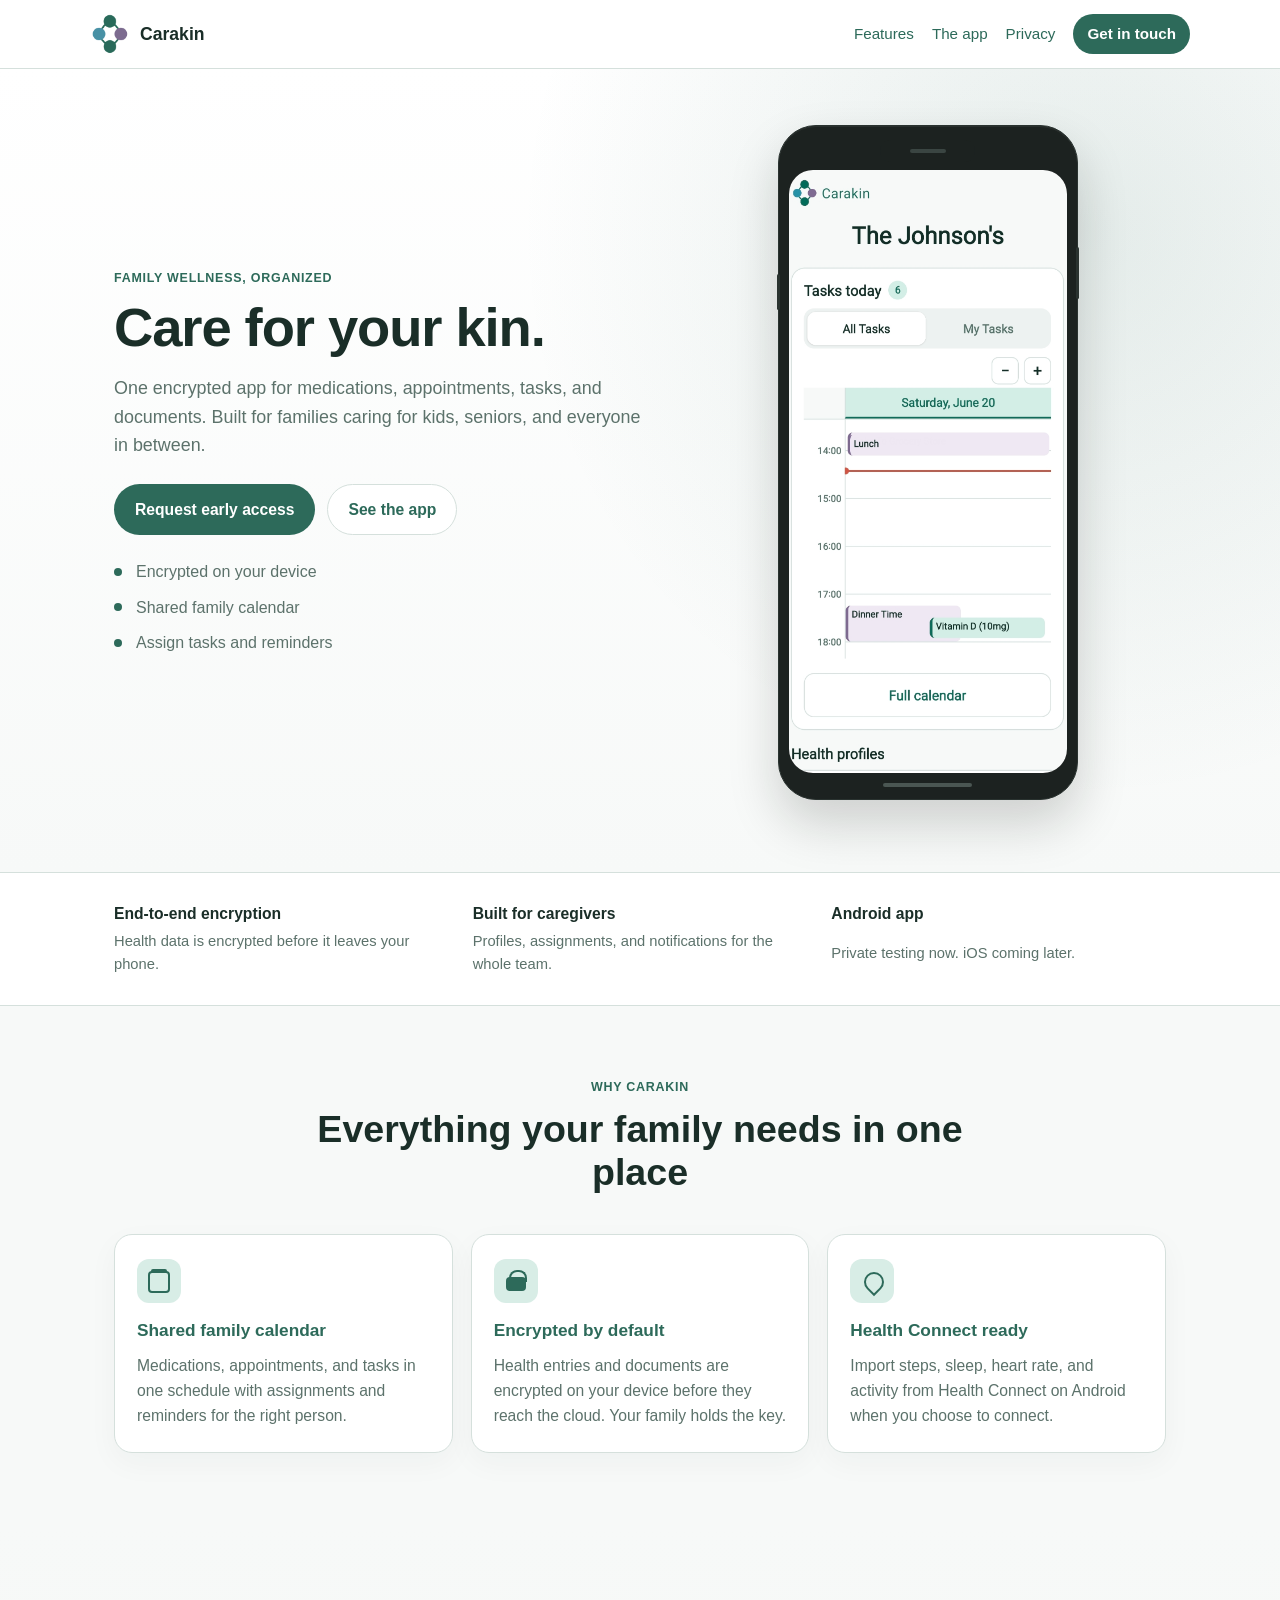
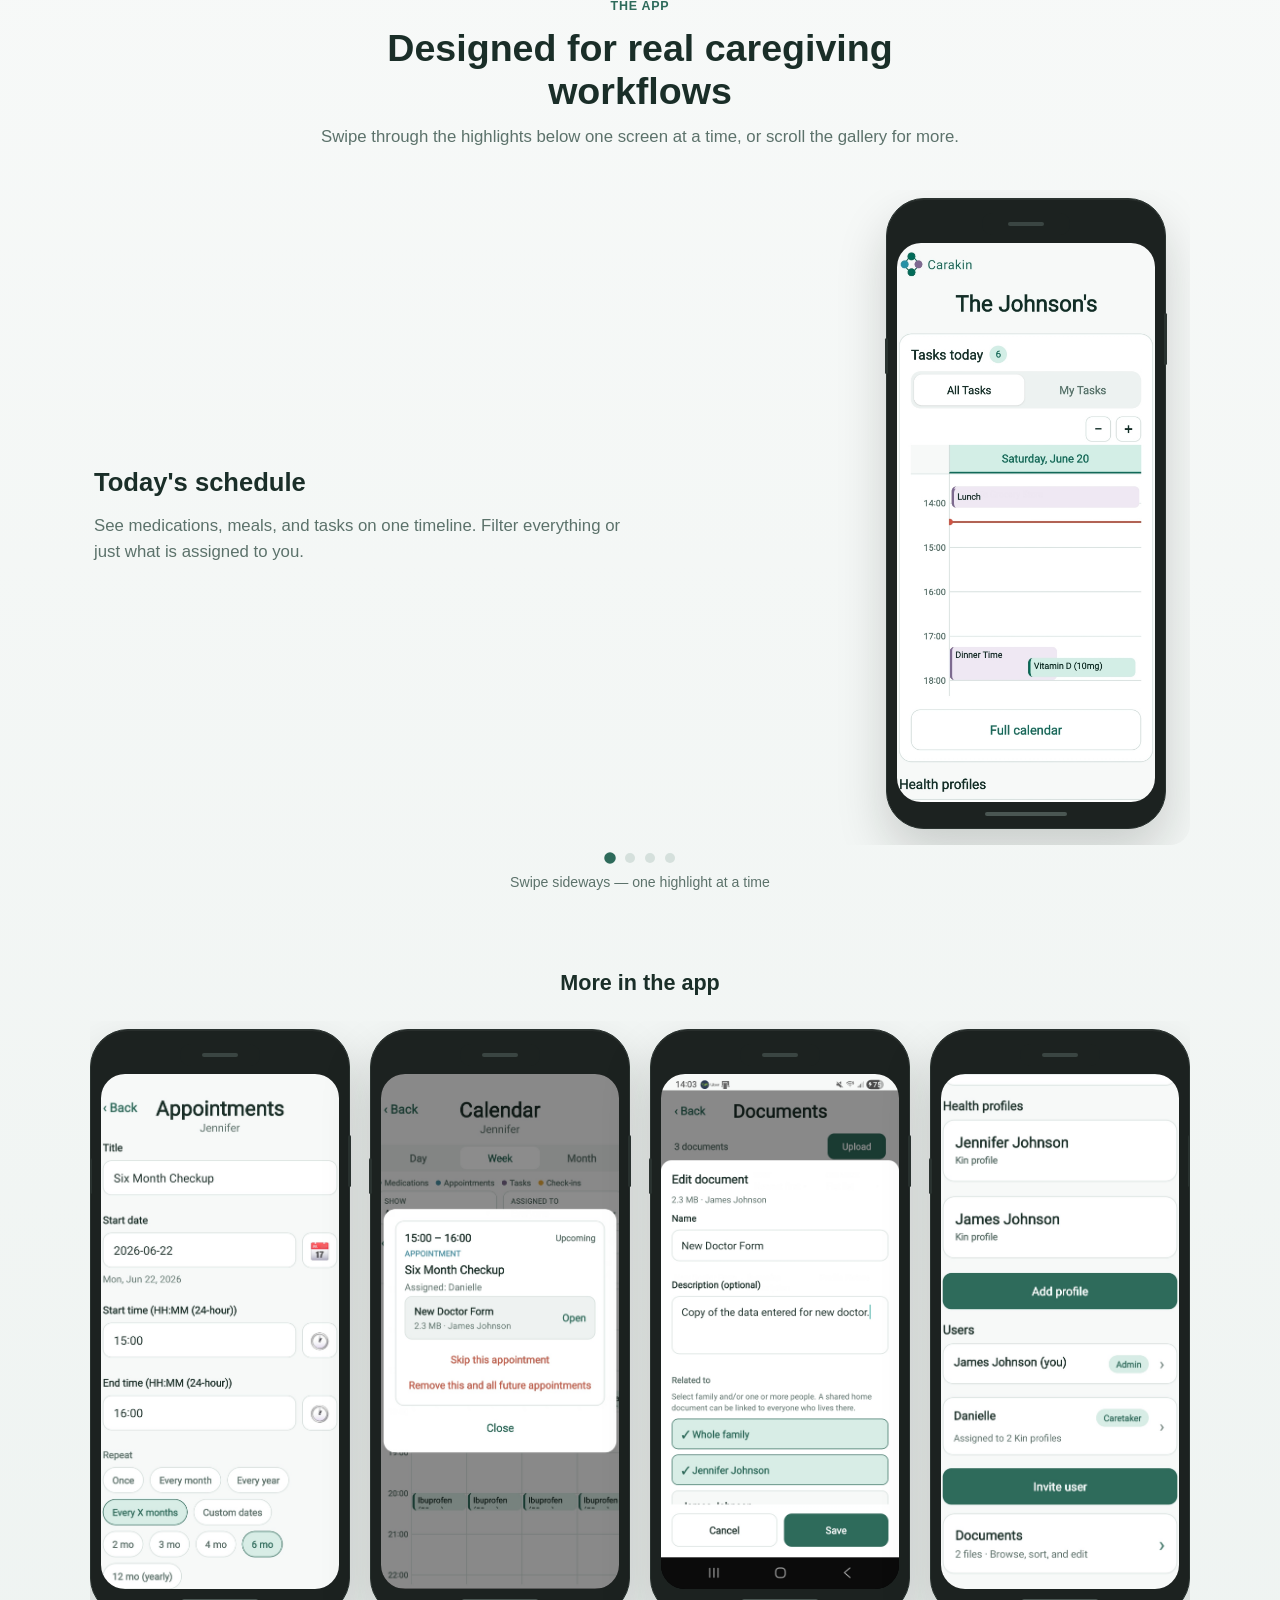
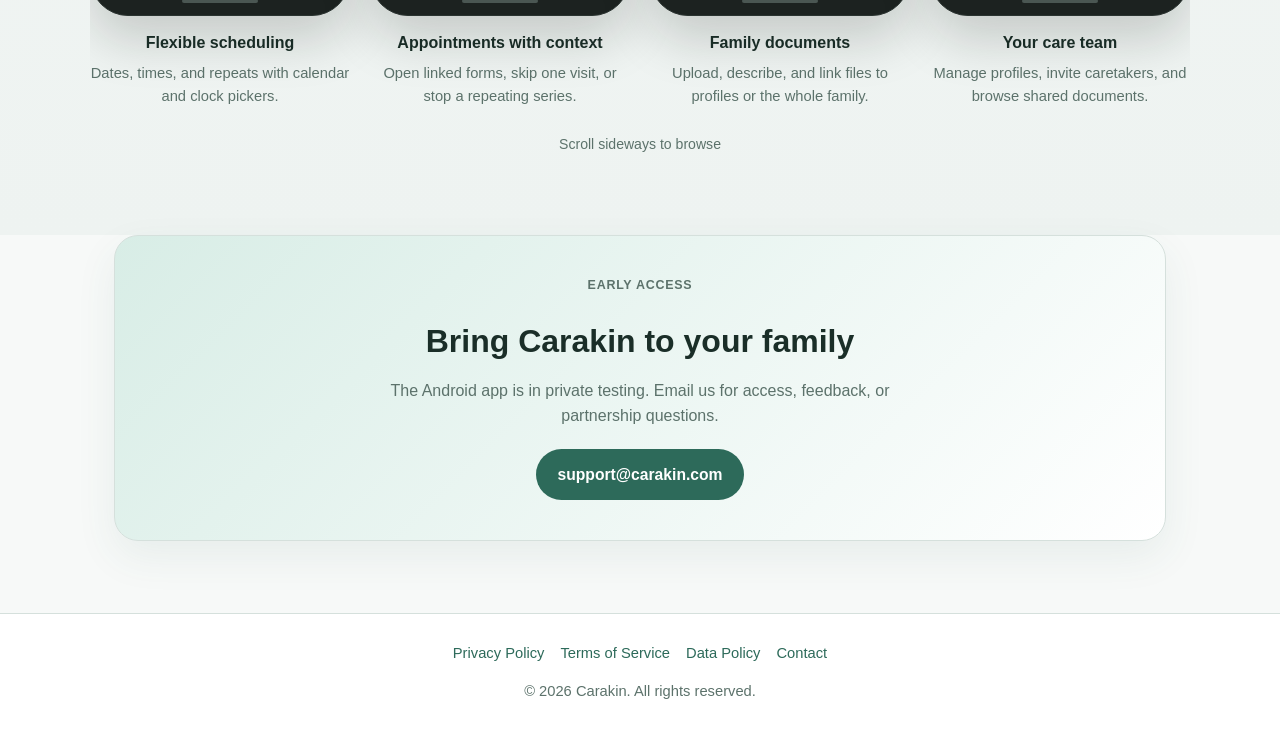
<file: index.html>
<!DOCTYPE html>
<html lang="en">
  <head>
    <meta charset="utf-8" />
    <meta name="viewport" content="width=device-width, initial-scale=1" />
    <title>Carakin · Care for your kin</title>
    <meta
      name="description"
      content="Carakin helps families track wellness, medications, appointments, and tasks with end-to-end encryption."
    />
    <link rel="icon" href="assets/logo.png" type="image/png" />
    <link rel="stylesheet" href="styles.css" />
  </head>
  <body>
    <header class="site-header">
      <div class="site-header-inner">
        <a class="brand" href="index.html">
          <img src="assets/logo.png" alt="" />
          <strong>Carakin</strong>
        </a>
        <nav>
          <a href="#features">Features</a>
          <a href="#app">The app</a>
          <a href="privacy.html">Privacy</a>
          <a class="nav-cta" href="mailto:support@carakin.com">Get in touch</a>
        </nav>
      </div>
    </header>

    <main>
      <section class="hero">
        <div class="hero-inner">
          <div class="hero-copy">
            <p class="kicker">Family wellness, organized</p>
            <h1>Care for your kin.</h1>
            <p class="lead">
              One encrypted app for medications, appointments, tasks, and documents. Built for
              families caring for kids, seniors, and everyone in between.
            </p>
            <div class="hero-actions">
              <a class="button button-primary" href="mailto:support@carakin.com?subject=Carakin%20early%20access"
                >Request early access</a
              >
              <a class="button button-secondary" href="#app">See the app</a>
            </div>
            <ul class="hero-points">
              <li>Encrypted on your device</li>
              <li>Shared family calendar</li>
              <li>Assign tasks and reminders</li>
            </ul>
          </div>
          <div class="hero-visual">
            <div class="phone-mockup phone-mockup-hero" aria-hidden="true">
              <div class="phone-bezel">
                <div class="phone-notch"><span></span></div>
                <div class="phone-screen">
                  <img src="assets/screenshots/HomePage.jpg" alt="" />
                </div>
                <div class="phone-home-bar"></div>
              </div>
            </div>
          </div>
        </div>
      </section>

      <section class="trust-bar">
        <div class="trust-bar-inner">
          <div class="trust-item">
            <strong>End-to-end encryption</strong>
            <span>Health data is encrypted before it leaves your phone.</span>
          </div>
          <div class="trust-item">
            <strong>Built for caregivers</strong>
            <span>Profiles, assignments, and notifications for the whole team.</span>
          </div>
          <div class="trust-item">
            <strong>Android app</strong>
            <span>Private testing now. iOS coming later.</span>
          </div>
        </div>
      </section>

      <section id="features" class="features">
        <div class="section-intro">
          <p class="kicker">Why Carakin</p>
          <h2>Everything your family needs in one place</h2>
        </div>
        <div class="features-grid">
          <article class="feature-card">
            <div class="feature-icon feature-icon-calendar" aria-hidden="true"></div>
            <h3>Shared family calendar</h3>
            <p>
              Medications, appointments, and tasks in one schedule with assignments and reminders
              for the right person.
            </p>
          </article>
          <article class="feature-card">
            <div class="feature-icon feature-icon-lock" aria-hidden="true"></div>
            <h3>Encrypted by default</h3>
            <p>
              Health entries and documents are encrypted on your device before they reach the cloud.
              Your family holds the key.
            </p>
          </article>
          <article class="feature-card">
            <div class="feature-icon feature-icon-health" aria-hidden="true"></div>
            <h3>Health Connect ready</h3>
            <p>
              Import steps, sleep, heart rate, and activity from Health Connect on Android when you
              choose to connect.
            </p>
          </article>
        </div>
      </section>

      <section id="app" class="app-showcase">
        <div class="section-intro">
          <p class="kicker">The app</p>
          <h2>Designed for real caregiving workflows</h2>
          <p class="section-lead">
            Swipe through the highlights below one screen at a time, or scroll the gallery for more.
          </p>
        </div>

        <div class="app-carousel-wrap">
          <div
            class="app-carousel"
            id="app-feature-carousel"
            tabindex="0"
            role="region"
            aria-roledescription="carousel"
            aria-label="App feature highlights"
          >
            <article class="app-carousel-slide" aria-label="Today's schedule">
              <div class="app-carousel-slide-inner">
                <div class="feature-row-copy">
                  <h3>Today's schedule</h3>
                  <p>
                    See medications, meals, and tasks on one timeline. Filter everything or just what
                    is assigned to you.
                  </p>
                </div>
                <div class="phone-mockup" aria-hidden="true">
                  <div class="phone-bezel">
                    <div class="phone-notch"><span></span></div>
                    <div class="phone-screen">
                      <img
                        src="assets/screenshots/HomePage.jpg"
                        alt="Carakin home screen with today's task timeline"
                      />
                    </div>
                    <div class="phone-home-bar"></div>
                  </div>
                </div>
              </div>
            </article>

            <article class="app-carousel-slide" aria-label="Family calendar">
              <div class="app-carousel-slide-inner">
                <div class="feature-row-copy">
                  <h3>Family calendar</h3>
                  <p>
                    Day, week, and month views with color-coded medications, appointments, tasks, and
                    check-ins.
                  </p>
                </div>
                <div class="phone-mockup" aria-hidden="true">
                  <div class="phone-bezel">
                    <div class="phone-notch"><span></span></div>
                    <div class="phone-screen">
                      <img src="assets/screenshots/FamilyCalendar.jpg" alt="Family calendar week view" />
                    </div>
                    <div class="phone-home-bar"></div>
                  </div>
                </div>
              </div>
            </article>

            <article class="app-carousel-slide" aria-label="Kin profiles">
              <div class="app-carousel-slide-inner">
                <div class="feature-row-copy">
                  <h3>Kin profiles</h3>
                  <p>
                    Health info, calendar, medications, and appointments for each person you care
                    for.
                  </p>
                </div>
                <div class="phone-mockup" aria-hidden="true">
                  <div class="phone-bezel">
                    <div class="phone-notch"><span></span></div>
                    <div class="phone-screen">
                      <img
                        src="assets/screenshots/ProfilePage.jpg"
                        alt="Kin profile with health and care shortcuts"
                      />
                    </div>
                    <div class="phone-home-bar"></div>
                  </div>
                </div>
              </div>
            </article>

            <article class="app-carousel-slide" aria-label="Assign and notify">
              <div class="app-carousel-slide-inner">
                <div class="feature-row-copy">
                  <h3>Assign and notify</h3>
                  <p>
                    Choose who is responsible and who else to keep in the loop, with reminder and
                    submission alerts.
                  </p>
                </div>
                <div class="phone-mockup" aria-hidden="true">
                  <div class="phone-bezel">
                    <div class="phone-notch"><span></span></div>
                    <div class="phone-screen">
                      <img
                        src="assets/screenshots/AppointmentNotifications.jpg"
                        alt="Assign and notify settings for an appointment"
                      />
                    </div>
                    <div class="phone-home-bar"></div>
                  </div>
                </div>
              </div>
            </article>
          </div>

          <div class="app-carousel-dots" role="tablist" aria-label="Choose a feature slide">
            <button
              type="button"
              class="app-carousel-dot"
              role="tab"
              aria-selected="true"
              aria-label="Today's schedule"
              data-slide="0"
            ></button>
            <button
              type="button"
              class="app-carousel-dot"
              role="tab"
              aria-selected="false"
              aria-label="Family calendar"
              data-slide="1"
            ></button>
            <button
              type="button"
              class="app-carousel-dot"
              role="tab"
              aria-selected="false"
              aria-label="Kin profiles"
              data-slide="2"
            ></button>
            <button
              type="button"
              class="app-carousel-dot"
              role="tab"
              aria-selected="false"
              aria-label="Assign and notify"
              data-slide="3"
            ></button>
          </div>
          <p class="gallery-hint">Swipe sideways — one highlight at a time</p>
        </div>

        <div class="gallery-section">
          <h3 class="gallery-title">More in the app</h3>
          <div class="phone-gallery" tabindex="0" aria-label="App screenshot gallery">
            <article class="gallery-slide">
              <div class="phone-mockup phone-mockup-compact">
                <div class="phone-bezel">
                  <div class="phone-notch"><span></span></div>
                  <div class="phone-screen">
                    <img src="assets/screenshots/AppointmentSettings.jpg" alt="" />
                  </div>
                  <div class="phone-home-bar"></div>
                </div>
              </div>
              <h4>Flexible scheduling</h4>
              <p>Dates, times, and repeats with calendar and clock pickers.</p>
            </article>
            <article class="gallery-slide">
              <div class="phone-mockup phone-mockup-compact">
                <div class="phone-bezel">
                  <div class="phone-notch"><span></span></div>
                  <div class="phone-screen">
                    <img src="assets/screenshots/AppointmentCalendarView.jpg" alt="" />
                  </div>
                  <div class="phone-home-bar"></div>
                </div>
              </div>
              <h4>Appointments with context</h4>
              <p>Open linked forms, skip one visit, or stop a repeating series.</p>
            </article>
            <article class="gallery-slide">
              <div class="phone-mockup phone-mockup-compact">
                <div class="phone-bezel">
                  <div class="phone-notch"><span></span></div>
                  <div class="phone-screen">
                    <img src="assets/screenshots/EditUploadedDocument.jpg" alt="" />
                  </div>
                  <div class="phone-home-bar"></div>
                </div>
              </div>
              <h4>Family documents</h4>
              <p>Upload, describe, and link files to profiles or the whole family.</p>
            </article>
            <article class="gallery-slide">
              <div class="phone-mockup phone-mockup-compact">
                <div class="phone-bezel">
                  <div class="phone-notch"><span></span></div>
                  <div class="phone-screen">
                    <img src="assets/screenshots/HomePage2.jpg" alt="" />
                  </div>
                  <div class="phone-home-bar"></div>
                </div>
              </div>
              <h4>Your care team</h4>
              <p>Manage profiles, invite caretakers, and browse shared documents.</p>
            </article>
          </div>
          <p class="gallery-hint">Scroll sideways to browse</p>
        </div>
      </section>

      <section class="cta">
        <div class="cta-box">
          <p class="kicker">Early access</p>
          <h2>Bring Carakin to your family</h2>
          <p>
            The Android app is in private testing. Email us for access, feedback, or partnership
            questions.
          </p>
          <a class="button button-primary" href="mailto:support@carakin.com">support@carakin.com</a>
        </div>
      </section>
    </main>

    <footer class="site-footer">
      <nav>
        <a href="privacy.html">Privacy Policy</a>
        <a href="terms.html">Terms of Service</a>
        <a href="data-policy.html">Data Policy</a>
        <a href="mailto:support@carakin.com">Contact</a>
      </nav>
      <p>© 2026 Carakin. All rights reserved.</p>
    </footer>
    <script>
      (function () {
        var carousel = document.getElementById('app-feature-carousel');
        if (!carousel) return;

        var slides = carousel.querySelectorAll('.app-carousel-slide');
        var dots = document.querySelectorAll('.app-carousel-dot');
        if (!slides.length || !dots.length) return;

        function setActiveDot(index) {
          dots.forEach(function (dot, i) {
            var active = i === index;
            dot.setAttribute('aria-selected', active ? 'true' : 'false');
          });
        }

        function activeIndexFromScroll() {
          var width = carousel.clientWidth;
          if (!width) return 0;
          return Math.round(carousel.scrollLeft / width);
        }

        dots.forEach(function (dot) {
          dot.addEventListener('click', function () {
            var index = Number(dot.getAttribute('data-slide'));
            if (!Number.isFinite(index)) return;
            carousel.scrollTo({ left: index * carousel.clientWidth, behavior: 'smooth' });
            setActiveDot(index);
          });
        });

        carousel.addEventListener(
          'scroll',
          function () {
            window.requestAnimationFrame(function () {
              setActiveDot(activeIndexFromScroll());
            });
          },
          { passive: true }
        );

        window.addEventListener('resize', function () {
          setActiveDot(activeIndexFromScroll());
        });
      })();
    </script>
  </body>
</html>
</file>
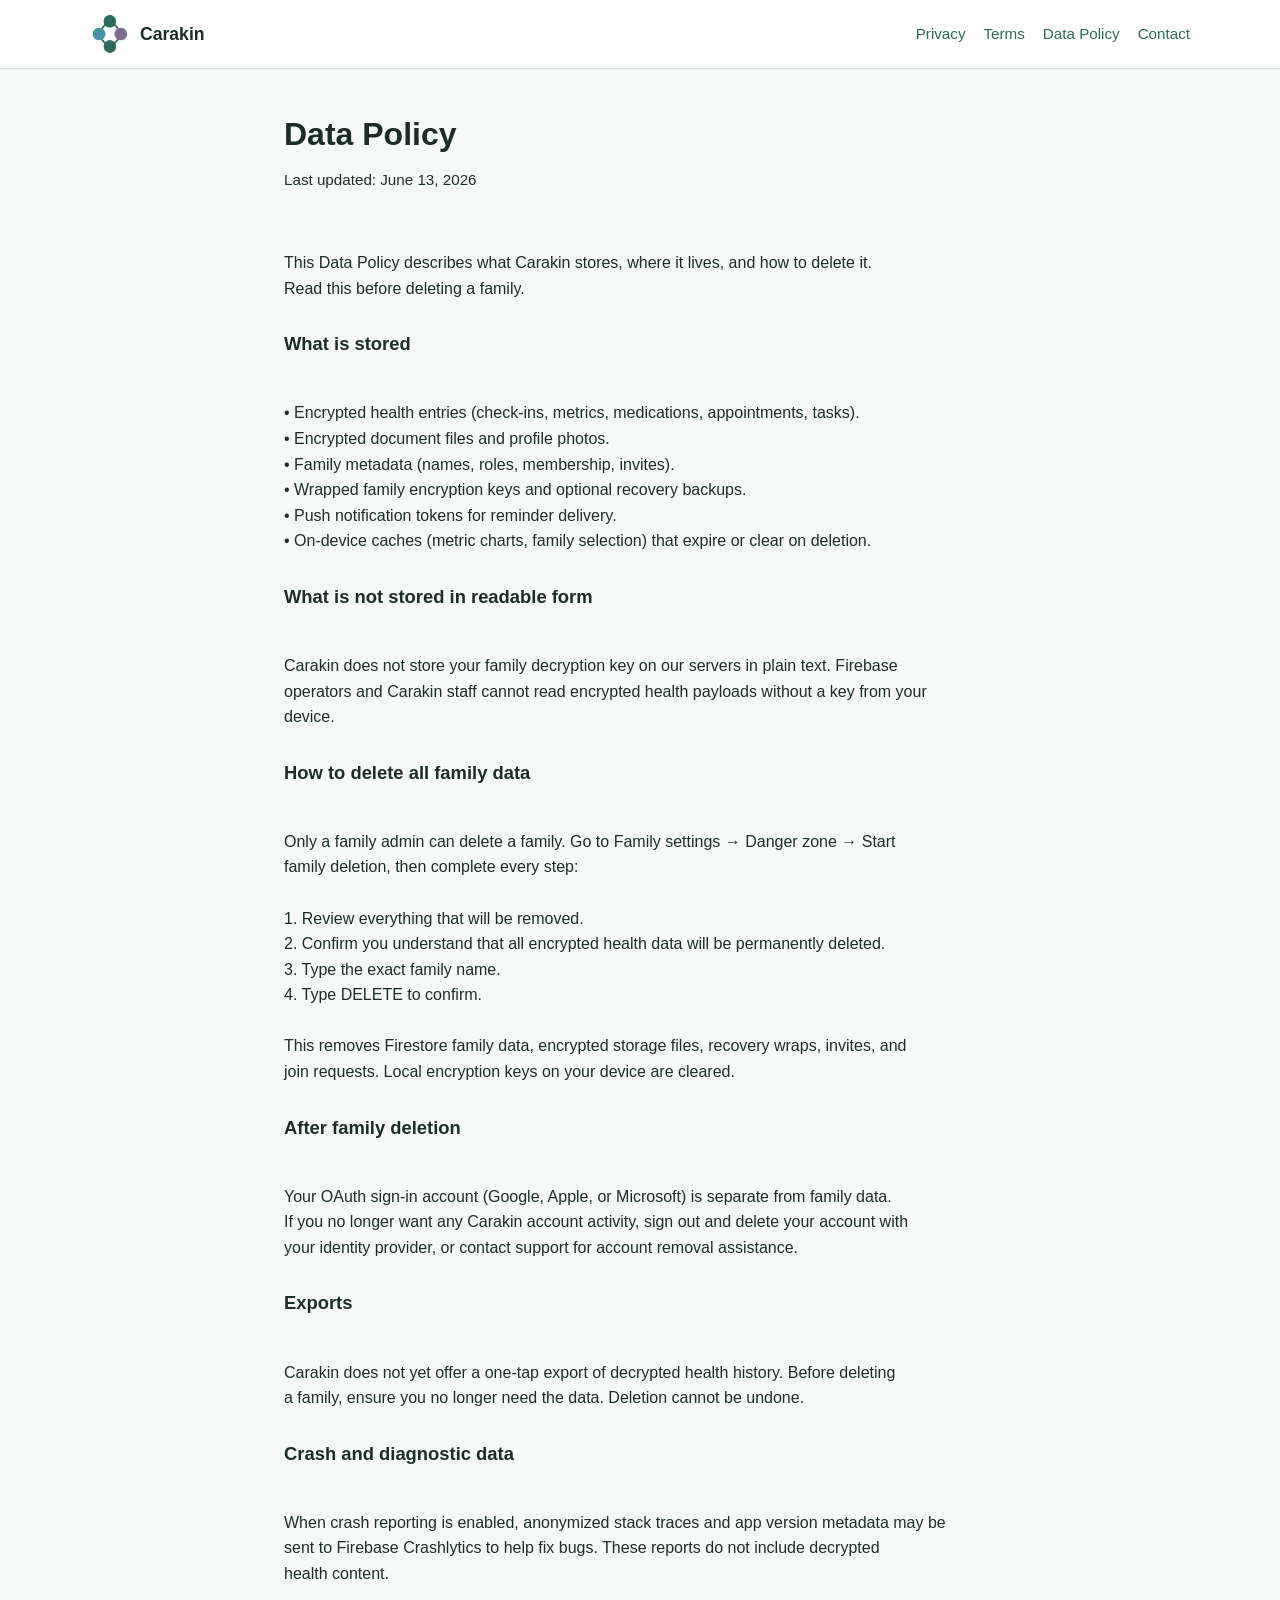
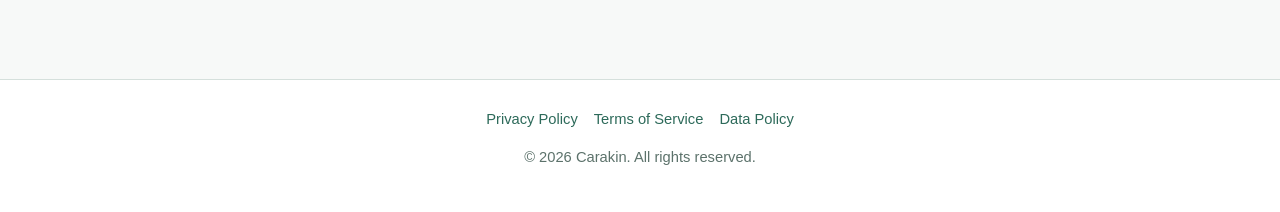
<file: data-policy.html>
<!DOCTYPE html>
<html lang="en">
  <head>
    <meta charset="utf-8" />
    <meta name="viewport" content="width=device-width, initial-scale=1" />
    <title>Data Policy · Carakin</title>
    <link rel="icon" href="assets/logo.png" type="image/png" />
    <link rel="stylesheet" href="styles.css" />
  </head>
  <body>
    <header class="site-header">
      <div class="site-header-inner">
        <a class="brand" href="index.html">
          <img src="assets/logo.png" alt="" />
          <strong>Carakin</strong>
        </a>
        <nav>
          <a href="privacy.html">Privacy</a>
          <a href="terms.html">Terms</a>
          <a href="data-policy.html">Data Policy</a>
          <a href="mailto:support@carakin.com">Contact</a>
        </nav>
      </div>
    </header>

    <main class="legal-page">
      <h1>Data Policy</h1>
      <p class="updated">Last updated: June 13, 2026</p>

      <section>
        <p>
          This Data Policy describes what Carakin stores, where it lives, and how to delete it.
          Read this before deleting a family.
        </p>
      </section>

      <section>
        <h2>What is stored</h2>
        <p>
          • Encrypted health entries (check-ins, metrics, medications, appointments, tasks).
          • Encrypted document files and profile photos.
          • Family metadata (names, roles, membership, invites).
          • Wrapped family encryption keys and optional recovery backups.
          • Push notification tokens for reminder delivery.
          • On-device caches (metric charts, family selection) that expire or clear on deletion.
        </p>
      </section>

      <section>
        <h2>What is not stored in readable form</h2>
        <p>
          Carakin does not store your family decryption key on our servers in plain text. Firebase
          operators and Carakin staff cannot read encrypted health payloads without a key from your
          device.
        </p>
      </section>

      <section>
        <h2>How to delete all family data</h2>
        <p>
          Only a family admin can delete a family. Go to Family settings → Danger zone → Start
          family deletion, then complete every step:

          1. Review everything that will be removed.
          2. Confirm you understand that all encrypted health data will be permanently deleted.
          3. Type the exact family name.
          4. Type DELETE to confirm.

          This removes Firestore family data, encrypted storage files, recovery wraps, invites, and
          join requests. Local encryption keys on your device are cleared.
        </p>
      </section>

      <section>
        <h2>After family deletion</h2>
        <p>
          Your OAuth sign-in account (Google, Apple, or Microsoft) is separate from family data.
          If you no longer want any Carakin account activity, sign out and delete your account with
          your identity provider, or contact support for account removal assistance.
        </p>
      </section>

      <section>
        <h2>Exports</h2>
        <p>
          Carakin does not yet offer a one-tap export of decrypted health history. Before deleting
          a family, ensure you no longer need the data. Deletion cannot be undone.
        </p>
      </section>

      <section>
        <h2>Crash and diagnostic data</h2>
        <p>
          When crash reporting is enabled, anonymized stack traces and app version metadata may be
          sent to Firebase Crashlytics to help fix bugs. These reports do not include decrypted
          health content.
        </p>
      </section>
    </main>

    <footer class="site-footer">
      <nav>
        <a href="privacy.html">Privacy Policy</a>
        <a href="terms.html">Terms of Service</a>
        <a href="data-policy.html">Data Policy</a>
      </nav>
      <p>© 2026 Carakin. All rights reserved.</p>
    </footer>
  </body>
</html>
</file>
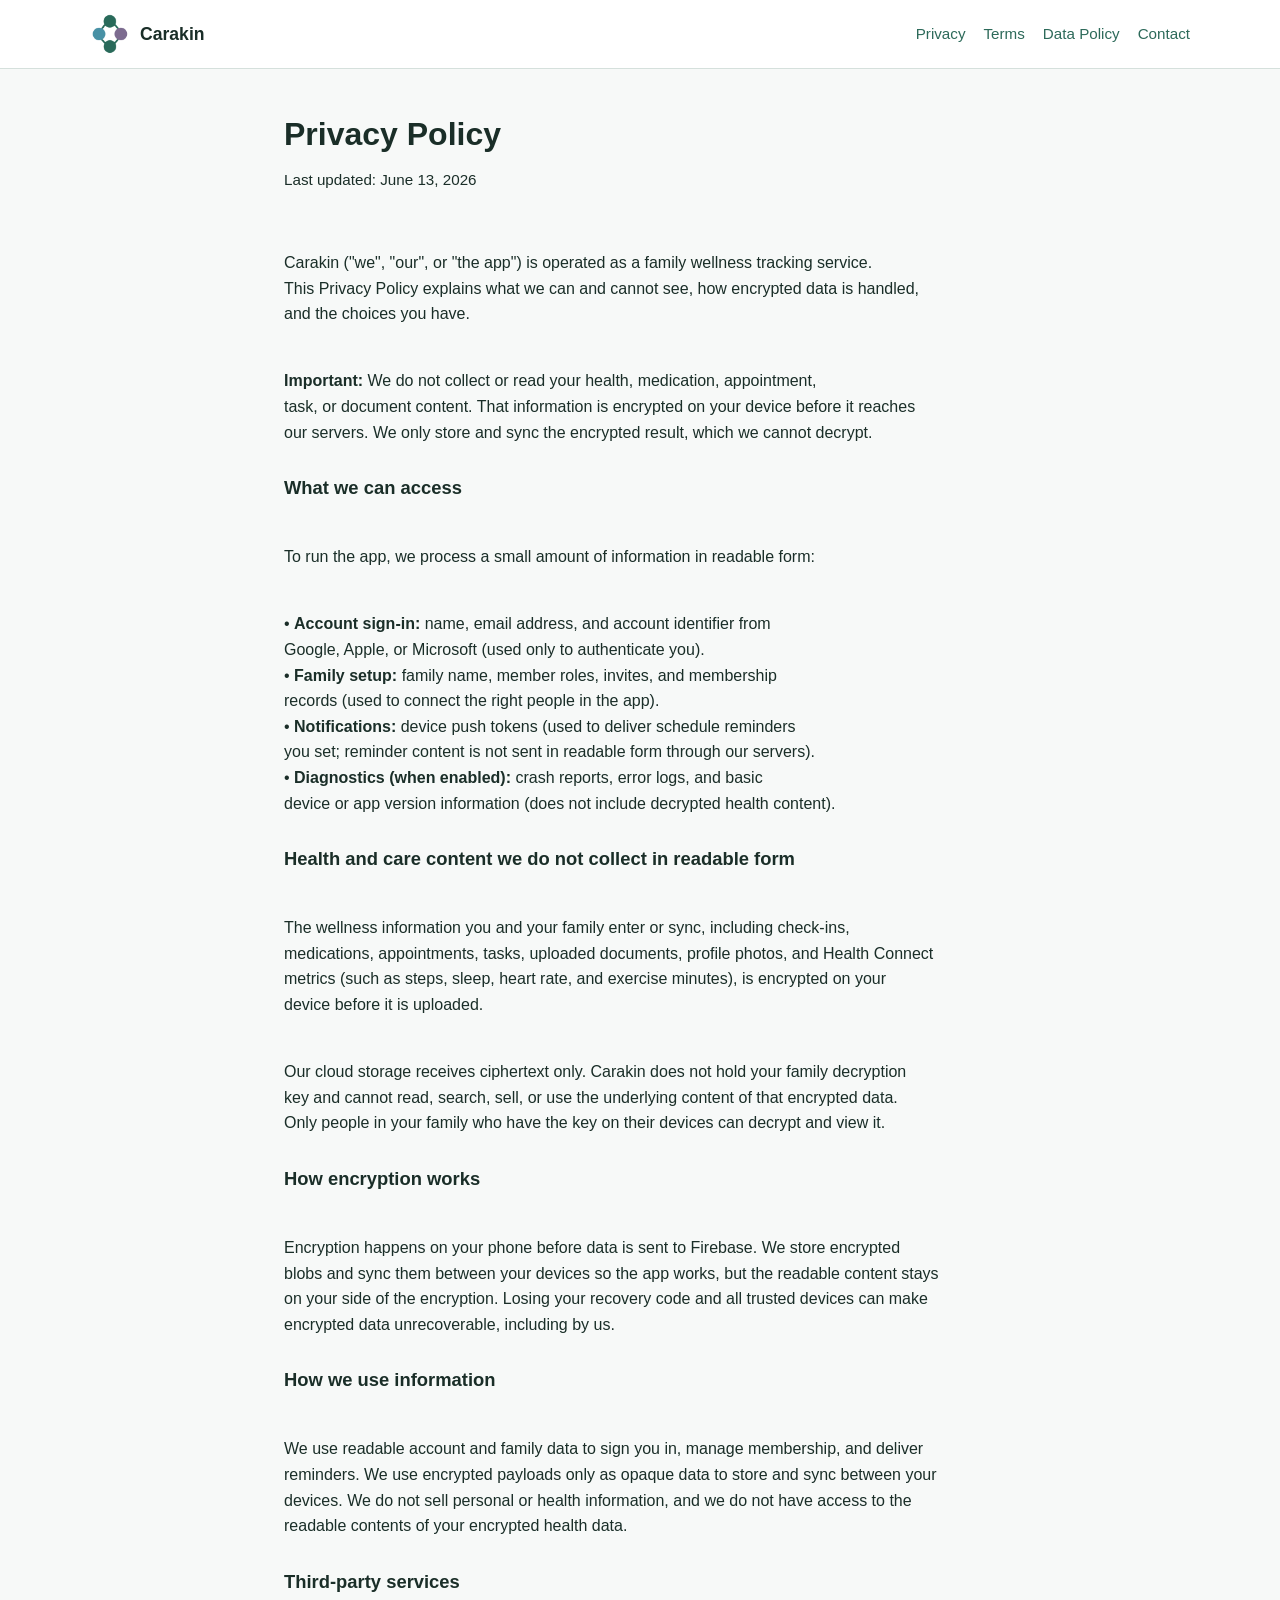
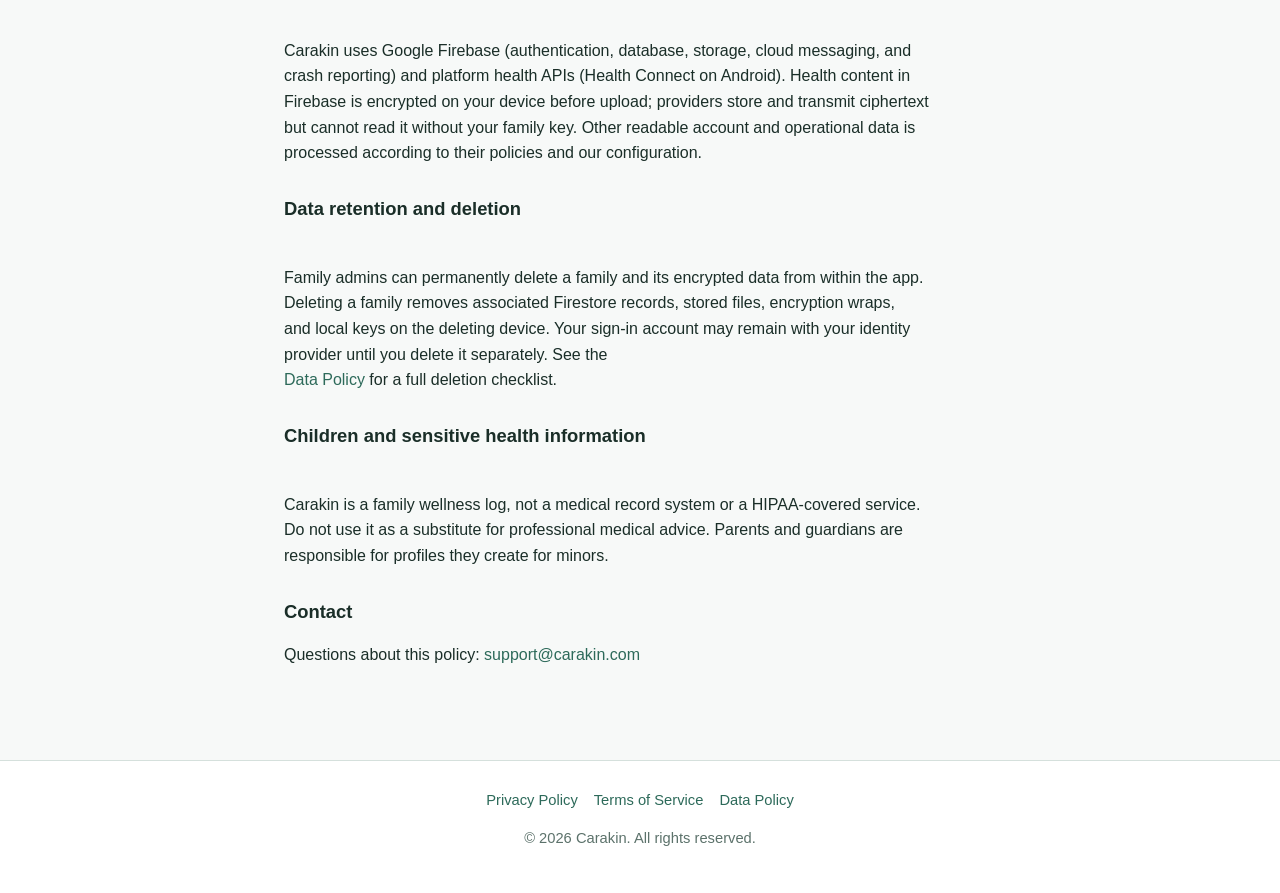
<file: privacy.html>
<!DOCTYPE html>
<html lang="en">
  <head>
    <meta charset="utf-8" />
    <meta name="viewport" content="width=device-width, initial-scale=1" />
    <title>Privacy Policy · Carakin</title>
    <link rel="icon" href="assets/logo.png" type="image/png" />
    <link rel="stylesheet" href="styles.css" />
  </head>
  <body>
    <header class="site-header">
      <div class="site-header-inner">
        <a class="brand" href="index.html">
          <img src="assets/logo.png" alt="" />
          <strong>Carakin</strong>
        </a>
        <nav>
          <a href="privacy.html">Privacy</a>
          <a href="terms.html">Terms</a>
          <a href="data-policy.html">Data Policy</a>
          <a href="mailto:support@carakin.com">Contact</a>
        </nav>
      </div>
    </header>

    <main class="legal-page">
      <h1>Privacy Policy</h1>
      <p class="updated">Last updated: June 13, 2026</p>

      <section>
        <p>
          Carakin ("we", "our", or "the app") is operated as a family wellness tracking service.
          This Privacy Policy explains what we can and cannot see, how encrypted data is handled,
          and the choices you have.
        </p>
        <p>
          <strong>Important:</strong> We do not collect or read your health, medication, appointment,
          task, or document content. That information is encrypted on your device before it reaches
          our servers. We only store and sync the encrypted result, which we cannot decrypt.
        </p>
      </section>

      <section>
        <h2>What we can access</h2>
        <p>
          To run the app, we process a small amount of information in readable form:
        </p>
        <p>
          • <strong>Account sign-in:</strong> name, email address, and account identifier from
          Google, Apple, or Microsoft (used only to authenticate you).
          • <strong>Family setup:</strong> family name, member roles, invites, and membership
          records (used to connect the right people in the app).
          • <strong>Notifications:</strong> device push tokens (used to deliver schedule reminders
          you set; reminder content is not sent in readable form through our servers).
          • <strong>Diagnostics (when enabled):</strong> crash reports, error logs, and basic
          device or app version information (does not include decrypted health content).
        </p>
      </section>

      <section>
        <h2>Health and care content we do not collect in readable form</h2>
        <p>
          The wellness information you and your family enter or sync, including check-ins,
          medications, appointments, tasks, uploaded documents, profile photos, and Health Connect
          metrics (such as steps, sleep, heart rate, and exercise minutes), is encrypted on your
          device before it is uploaded.
        </p>
        <p>
          Our cloud storage receives ciphertext only. Carakin does not hold your family decryption
          key and cannot read, search, sell, or use the underlying content of that encrypted data.
          Only people in your family who have the key on their devices can decrypt and view it.
        </p>
      </section>

      <section>
        <h2>How encryption works</h2>
        <p>
          Encryption happens on your phone before data is sent to Firebase. We store encrypted
          blobs and sync them between your devices so the app works, but the readable content stays
          on your side of the encryption. Losing your recovery code and all trusted devices can make
          encrypted data unrecoverable, including by us.
        </p>
      </section>

      <section>
        <h2>How we use information</h2>
        <p>
          We use readable account and family data to sign you in, manage membership, and deliver
          reminders. We use encrypted payloads only as opaque data to store and sync between your
          devices. We do not sell personal or health information, and we do not have access to the
          readable contents of your encrypted health data.
        </p>
      </section>

      <section>
        <h2>Third-party services</h2>
        <p>
          Carakin uses Google Firebase (authentication, database, storage, cloud messaging, and
          crash reporting) and platform health APIs (Health Connect on Android). Health content in
          Firebase is encrypted on your device before upload; providers store and transmit ciphertext
          but cannot read it without your family key. Other readable account and operational data is
          processed according to their policies and our configuration.
        </p>
      </section>

      <section>
        <h2>Data retention and deletion</h2>
        <p>
          Family admins can permanently delete a family and its encrypted data from within the app.
          Deleting a family removes associated Firestore records, stored files, encryption wraps,
          and local keys on the deleting device. Your sign-in account may remain with your identity
          provider until you delete it separately. See the
          <a href="data-policy.html">Data Policy</a> for a full deletion checklist.
        </p>
      </section>

      <section>
        <h2>Children and sensitive health information</h2>
        <p>
          Carakin is a family wellness log, not a medical record system or a HIPAA-covered service.
          Do not use it as a substitute for professional medical advice. Parents and guardians are
          responsible for profiles they create for minors.
        </p>
      </section>

      <section>
        <h2>Contact</h2>
        <p>Questions about this policy: <a href="mailto:support@carakin.com">support@carakin.com</a></p>
      </section>
    </main>

    <footer class="site-footer">
      <nav>
        <a href="privacy.html">Privacy Policy</a>
        <a href="terms.html">Terms of Service</a>
        <a href="data-policy.html">Data Policy</a>
      </nav>
      <p>© 2026 Carakin. All rights reserved.</p>
    </footer>
  </body>
</html>
</file>
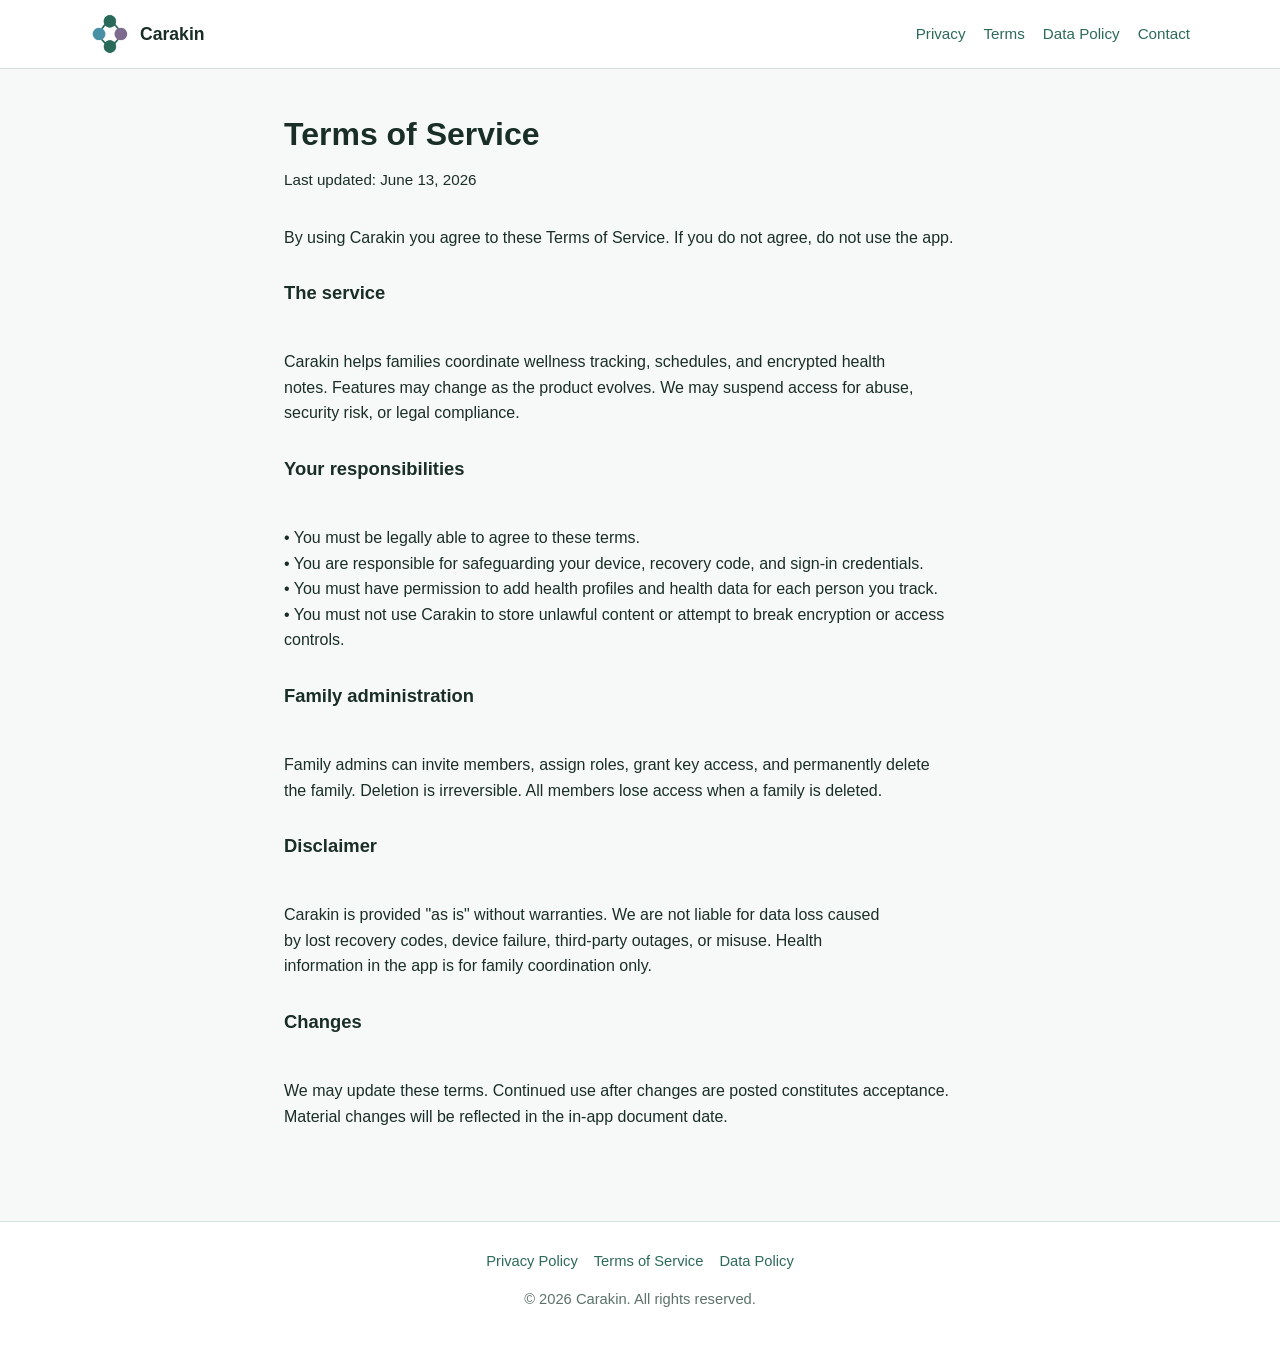
<file: terms.html>
<!DOCTYPE html>
<html lang="en">
  <head>
    <meta charset="utf-8" />
    <meta name="viewport" content="width=device-width, initial-scale=1" />
    <title>Terms of Service · Carakin</title>
    <link rel="icon" href="assets/logo.png" type="image/png" />
    <link rel="stylesheet" href="styles.css" />
  </head>
  <body>
    <header class="site-header">
      <div class="site-header-inner">
        <a class="brand" href="index.html">
          <img src="assets/logo.png" alt="" />
          <strong>Carakin</strong>
        </a>
        <nav>
          <a href="privacy.html">Privacy</a>
          <a href="terms.html">Terms</a>
          <a href="data-policy.html">Data Policy</a>
          <a href="mailto:support@carakin.com">Contact</a>
        </nav>
      </div>
    </header>

    <main class="legal-page">
      <h1>Terms of Service</h1>
      <p class="updated">Last updated: June 13, 2026</p>

      <section>
        <p>By using Carakin you agree to these Terms of Service. If you do not agree, do not use the app.</p>
      </section>

      <section>
        <h2>The service</h2>
        <p>
          Carakin helps families coordinate wellness tracking, schedules, and encrypted health
          notes. Features may change as the product evolves. We may suspend access for abuse,
          security risk, or legal compliance.
        </p>
      </section>

      <section>
        <h2>Your responsibilities</h2>
        <p>
          • You must be legally able to agree to these terms.
          • You are responsible for safeguarding your device, recovery code, and sign-in credentials.
          • You must have permission to add health profiles and health data for each person you track.
          • You must not use Carakin to store unlawful content or attempt to break encryption or access controls.
        </p>
      </section>

      <section>
        <h2>Family administration</h2>
        <p>
          Family admins can invite members, assign roles, grant key access, and permanently delete
          the family. Deletion is irreversible. All members lose access when a family is deleted.
        </p>
      </section>

      <section>
        <h2>Disclaimer</h2>
        <p>
          Carakin is provided "as is" without warranties. We are not liable for data loss caused
          by lost recovery codes, device failure, third-party outages, or misuse. Health
          information in the app is for family coordination only.
        </p>
      </section>

      <section>
        <h2>Changes</h2>
        <p>
          We may update these terms. Continued use after changes are posted constitutes acceptance.
          Material changes will be reflected in the in-app document date.
        </p>
      </section>
    </main>

    <footer class="site-footer">
      <nav>
        <a href="privacy.html">Privacy Policy</a>
        <a href="terms.html">Terms of Service</a>
        <a href="data-policy.html">Data Policy</a>
      </nav>
      <p>© 2026 Carakin. All rights reserved.</p>
    </footer>
  </body>
</html>
</file>
<file: styles.css>
:root {
  --background: #f7f9f8;
  --surface: #ffffff;
  --text: #1a2e28;
  --text-muted: #5c726b;
  --primary: #2d6a5a;
  --primary-dark: #1f4d41;
  --primary-soft: #d8ede6;
  --border: #d5e0dc;
  --bezel: #1c2220;
  --bezel-edge: #2a3330;
  --hero-glow: rgba(45, 106, 90, 0.12);
  --max-width: 1100px;
}

* {
  box-sizing: border-box;
}

html {
  scroll-behavior: smooth;
}

body {
  margin: 0;
  font-family: -apple-system, BlinkMacSystemFont, "Segoe UI", Roboto, Helvetica, Arial, sans-serif;
  color: var(--text);
  background: var(--background);
  line-height: 1.6;
}

a {
  color: var(--primary);
  text-decoration: none;
}

a:hover {
  text-decoration: underline;
}

img {
  max-width: 100%;
  display: block;
}

.site-header {
  position: sticky;
  top: 0;
  z-index: 20;
  background: rgba(255, 255, 255, 0.92);
  backdrop-filter: blur(10px);
  border-bottom: 1px solid var(--border);
  padding: 14px 24px;
}

.site-header-inner {
  max-width: var(--max-width);
  margin: 0 auto;
  display: flex;
  align-items: center;
  gap: 12px;
}

.brand {
  display: inline-flex;
  align-items: center;
  gap: 10px;
  color: inherit;
  text-decoration: none;
}

.brand:hover {
  text-decoration: none;
}

.brand img {
  width: 40px;
  height: 40px;
}

.brand strong {
  font-size: 1.1rem;
}

.site-header nav {
  margin-left: auto;
  display: flex;
  align-items: center;
  gap: 18px;
  flex-wrap: wrap;
  font-size: 0.95rem;
}

.nav-cta {
  display: inline-flex;
  align-items: center;
  padding: 8px 14px;
  border-radius: 999px;
  background: var(--primary);
  color: #fff !important;
  font-weight: 600;
  text-decoration: none !important;
}

.nav-cta:hover {
  background: var(--primary-dark);
}

.kicker {
  color: var(--primary);
  font-weight: 700;
  letter-spacing: 0.06em;
  text-transform: uppercase;
  font-size: 0.78rem;
  margin: 0 0 10px;
}

.section-intro {
  text-align: center;
  max-width: 680px;
  margin: 0 auto 40px;
}

.section-intro h2 {
  margin: 0 0 10px;
  font-size: clamp(1.75rem, 3vw, 2.35rem);
  line-height: 1.15;
}

.section-lead {
  margin: 0;
  color: var(--text-muted);
  font-size: 1.05rem;
}

.button {
  display: inline-flex;
  align-items: center;
  justify-content: center;
  padding: 12px 20px;
  border-radius: 999px;
  font-weight: 600;
  font-size: 0.98rem;
  text-decoration: none !important;
  border: 1px solid transparent;
  transition: background 0.15s ease, color 0.15s ease, border-color 0.15s ease;
}

.button-primary {
  background: var(--primary);
  color: #fff;
}

.button-primary:hover {
  background: var(--primary-dark);
}

.button-secondary {
  background: var(--surface);
  color: var(--primary);
  border-color: var(--border);
}

.button-secondary:hover {
  background: var(--primary-soft);
}

.hero {
  background:
    radial-gradient(circle at 85% 20%, var(--hero-glow), transparent 45%),
    linear-gradient(180deg, #ffffff 0%, var(--background) 100%);
  border-bottom: 1px solid var(--border);
}

.hero-inner {
  max-width: var(--max-width);
  margin: 0 auto;
  padding: 56px 24px 72px;
  display: grid;
  gap: 40px;
  align-items: center;
}

@media (min-width: 900px) {
  .hero-inner {
    grid-template-columns: 1.05fr 0.95fr;
    gap: 48px;
  }
}

.hero-copy h1 {
  margin: 0 0 16px;
  font-size: clamp(2.2rem, 5vw, 3.4rem);
  line-height: 1.08;
  letter-spacing: -0.02em;
}

.lead {
  color: var(--text-muted);
  font-size: 1.12rem;
  margin: 0 0 24px;
  max-width: 34rem;
}

.hero-actions {
  display: flex;
  flex-wrap: wrap;
  gap: 12px;
  margin-bottom: 24px;
}

.hero-points {
  list-style: none;
  margin: 0;
  padding: 0;
  display: grid;
  gap: 10px;
}

.hero-points li {
  position: relative;
  padding-left: 22px;
  color: var(--text-muted);
}

.hero-points li::before {
  content: "";
  position: absolute;
  left: 0;
  top: 0.55em;
  width: 8px;
  height: 8px;
  border-radius: 50%;
  background: var(--primary);
}

.hero-visual {
  display: flex;
  justify-content: center;
}

.trust-bar {
  background: var(--surface);
  border-bottom: 1px solid var(--border);
}

.trust-bar-inner {
  max-width: var(--max-width);
  margin: 0 auto;
  padding: 28px 24px;
  display: grid;
  gap: 20px;
}

@media (min-width: 768px) {
  .trust-bar-inner {
    grid-template-columns: repeat(3, 1fr);
    gap: 24px;
  }
}

.trust-item {
  display: grid;
  gap: 4px;
}

.trust-item strong {
  font-size: 0.98rem;
}

.trust-item span {
  color: var(--text-muted);
  font-size: 0.92rem;
}

.features {
  max-width: var(--max-width);
  margin: 0 auto;
  padding: 72px 24px;
}

.features-grid {
  display: grid;
  gap: 18px;
}

@media (min-width: 768px) {
  .features-grid {
    grid-template-columns: repeat(3, 1fr);
  }
}

.feature-card {
  background: var(--surface);
  border: 1px solid var(--border);
  border-radius: 18px;
  padding: 24px 22px;
  box-shadow: 0 10px 30px rgba(26, 46, 40, 0.04);
}

.feature-icon {
  width: 44px;
  height: 44px;
  border-radius: 12px;
  background: var(--primary-soft);
  margin-bottom: 14px;
  position: relative;
}

.feature-icon-calendar::before {
  content: "";
  position: absolute;
  inset: 12px 11px 10px;
  border: 2px solid var(--primary);
  border-radius: 4px;
  box-shadow: inset 0 -8px 0 var(--primary-soft);
}

.feature-icon-calendar::after {
  content: "";
  position: absolute;
  top: 10px;
  left: 14px;
  width: 16px;
  height: 4px;
  border-radius: 2px;
  background: var(--primary);
}

.feature-icon-lock::before {
  content: "";
  position: absolute;
  left: 15px;
  top: 11px;
  width: 14px;
  height: 10px;
  border: 2px solid var(--primary);
  border-bottom: none;
  border-radius: 8px 8px 0 0;
}

.feature-icon-lock::after {
  content: "";
  position: absolute;
  left: 12px;
  top: 18px;
  width: 20px;
  height: 14px;
  border-radius: 4px;
  background: var(--primary);
}

.feature-icon-health::before {
  content: "";
  position: absolute;
  left: 14px;
  top: 13px;
  width: 16px;
  height: 16px;
  border: 2px solid var(--primary);
  border-radius: 50% 50% 50% 0;
  transform: rotate(-45deg);
}

.feature-card h3 {
  margin: 0 0 8px;
  font-size: 1.08rem;
  color: var(--primary);
}

.feature-card p {
  margin: 0;
  color: var(--text-muted);
  font-size: 0.98rem;
}

.app-showcase {
  background: linear-gradient(180deg, var(--background) 0%, #eef3f1 100%);
  padding: 72px 24px 80px;
}

.app-carousel-wrap {
  max-width: var(--max-width);
  margin: 0 auto 56px;
}

.app-carousel {
  display: flex;
  overflow-x: auto;
  scroll-snap-type: x mandatory;
  scroll-behavior: smooth;
  -webkit-overflow-scrolling: touch;
  scrollbar-width: thin;
  border-radius: 20px;
}

.app-carousel::-webkit-scrollbar {
  height: 8px;
}

.app-carousel::-webkit-scrollbar-thumb {
  background: var(--border);
  border-radius: 999px;
}

.app-carousel-slide {
  flex: 0 0 100%;
  scroll-snap-align: start;
  scroll-snap-stop: always;
  padding: 8px 4px 16px;
}

.app-carousel-slide-inner {
  display: grid;
  gap: 28px;
  align-items: center;
}

@media (min-width: 900px) {
  .app-carousel-slide-inner {
    grid-template-columns: 1fr minmax(240px, 320px);
    gap: 56px;
  }
}

.app-carousel-dots {
  display: flex;
  justify-content: center;
  gap: 10px;
  margin-top: 8px;
}

.app-carousel-dot {
  width: 10px;
  height: 10px;
  border-radius: 50%;
  border: none;
  background: var(--border);
  cursor: pointer;
  padding: 0;
  transition: background 0.15s ease, transform 0.15s ease;
}

.app-carousel-dot:hover {
  background: #b8cbc4;
}

.app-carousel-dot[aria-selected="true"] {
  background: var(--primary);
  transform: scale(1.15);
}

.feature-row-copy h3 {
  margin: 0 0 10px;
  font-size: clamp(1.35rem, 2vw, 1.75rem);
}

.feature-row-copy p {
  margin: 0;
  color: var(--text-muted);
  font-size: 1.05rem;
  max-width: 34rem;
}

.gallery-section {
  max-width: var(--max-width);
  margin: 0 auto;
  padding-top: 16px;
}

.gallery-title {
  margin: 0 0 20px;
  text-align: center;
  font-size: 1.35rem;
}

.phone-gallery {
  display: flex;
  gap: 20px;
  overflow-x: auto;
  scroll-snap-type: x mandatory;
  padding: 8px 4px 16px;
  -webkit-overflow-scrolling: touch;
}

.phone-gallery::-webkit-scrollbar {
  height: 8px;
}

.phone-gallery::-webkit-scrollbar-thumb {
  background: var(--border);
  border-radius: 999px;
}

.gallery-slide {
  flex: 0 0 min(78vw, 260px);
  scroll-snap-align: start;
  text-align: center;
}

.gallery-slide h4 {
  margin: 14px 0 6px;
  font-size: 1rem;
}

.gallery-slide p {
  margin: 0;
  color: var(--text-muted);
  font-size: 0.92rem;
}

.gallery-hint {
  margin: 8px 0 0;
  text-align: center;
  color: var(--text-muted);
  font-size: 0.88rem;
}

.phone-mockup {
  width: min(100%, 280px);
  margin-inline: auto;
}

.phone-mockup-hero {
  width: min(100%, 300px);
}

.phone-mockup-compact {
  width: 100%;
}

.phone-bezel {
  position: relative;
  background: var(--bezel);
  border: 1px solid var(--bezel-edge);
  border-radius: 38px;
  padding: 14px 10px 12px;
  box-shadow:
    0 24px 50px rgba(15, 21, 19, 0.18),
    inset 0 1px 0 rgba(255, 255, 255, 0.06);
}

.phone-bezel::before,
.phone-bezel::after {
  content: "";
  position: absolute;
  width: 3px;
  border-radius: 2px;
  background: var(--bezel-edge);
}

.phone-bezel::before {
  left: -2px;
  top: 22%;
  height: 36px;
}

.phone-bezel::after {
  right: -2px;
  top: 18%;
  height: 52px;
}

.phone-notch {
  width: 34%;
  height: 22px;
  margin: 0 auto 8px;
  border-radius: 14px;
  background: var(--bezel);
  display: grid;
  place-items: center;
}

.phone-notch span {
  width: 36px;
  height: 4px;
  border-radius: 2px;
  background: #3a4542;
}

.phone-screen {
  border-radius: 24px;
  overflow: hidden;
  background: #000;
}

.phone-screen img {
  width: 100%;
  aspect-ratio: 9 / 19.5;
  object-fit: cover;
  object-position: top center;
}

.phone-home-bar {
  width: 32%;
  height: 4px;
  border-radius: 2px;
  background: #4a5652;
  margin: 10px auto 0;
}

.cta {
  max-width: var(--max-width);
  margin: 0 auto;
  padding: 0 24px 72px;
}

.cta-box {
  background: linear-gradient(135deg, var(--primary-soft), #ffffff);
  border: 1px solid var(--border);
  border-radius: 24px;
  padding: 40px 28px;
  text-align: center;
  box-shadow: 0 16px 40px rgba(45, 106, 90, 0.08);
}

.cta-box h2 {
  margin: 0 0 10px;
  font-size: clamp(1.5rem, 3vw, 2rem);
}

.cta-box p {
  margin: 0 0 20px;
  color: var(--text-muted);
  max-width: 36rem;
  margin-inline: auto;
}

.legal-page {
  max-width: 760px;
  margin: 0 auto;
  padding: 40px 24px 64px;
}

.legal-page h1 {
  margin: 0 0 8px;
}

.updated {
  color: var(--text-muted);
  font-size: 0.95rem;
  margin: 0 0 32px;
}

.legal-page section {
  margin-bottom: 28px;
}

.legal-page h2 {
  font-size: 1.15rem;
  margin: 0 0 8px;
}

.legal-page p,
.legal-page li {
  color: var(--text);
  white-space: pre-line;
}

.site-footer {
  border-top: 1px solid var(--border);
  background: var(--surface);
  padding: 28px 24px;
  text-align: center;
  color: var(--text-muted);
  font-size: 0.92rem;
}

.site-footer nav {
  display: flex;
  justify-content: center;
  gap: 16px;
  flex-wrap: wrap;
  margin-bottom: 12px;
}
</file>
